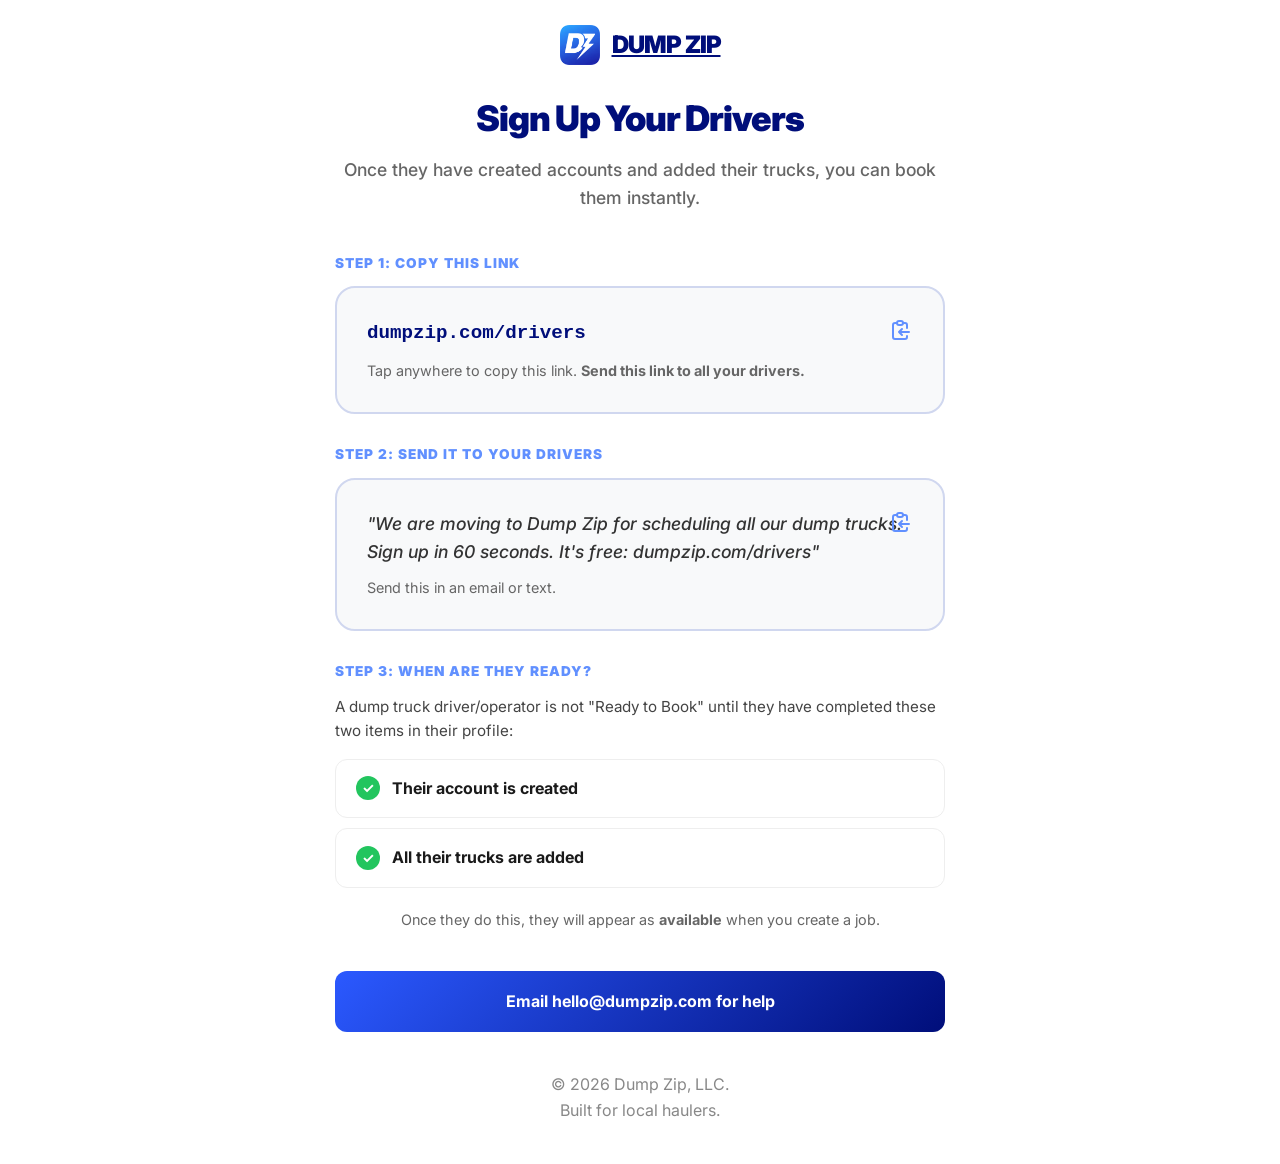
<file: contractors/index.html>
<!DOCTYPE html>
<html lang="en">
<head>
    <meta charset="UTF-8">
    <meta name="viewport" content="width=device-width, initial-scale=1.0">
    <title>Contractor Setup | Dump Zip</title>
    <link rel="preconnect" href="https://fonts.googleapis.com">
    <link rel="preconnect" href="https://fonts.gstatic.com" crossorigin>
    <link href="https://fonts.googleapis.com/css2?family=Inter:wght@400;500;700;900&display=swap" rel="stylesheet">
    <link rel="stylesheet" href="../style.css">
</head>
<body>

<nav>
    <div class="container">
        <a href="../index.html" class="logo dark">
            <img src="../media/logo_transparent_150x150.png" alt="Dump Zip">
            Dump Zip
        </a>
    </div>
</nav>

<div class="container w-narrow" style="text-align: center; padding-top: 0;">
    <header style="margin-bottom: 40px;">
        <h1 style="font-size: 2.2rem; font-weight: 900; color: #000E7A; letter-spacing: -1px; margin-bottom: 10px;">Sign Up Your Drivers</h1>
        <p style="font-size: 1.1rem; color: #666; font-weight: 500;">Once they have created accounts and added their trucks, you can book them instantly.</p>
    </header>

    <!-- STEP 1: THE LINK -->
    <span class="step-label">Step 1: Copy This Link</span>
<div class="instruction-card" onclick="copyText(this, 'https://dumpzip.com/drivers', 'Link copied to clipboard!')">        <svg class="copy-icon" fill="none" stroke="currentColor" viewBox="0 0 24 24" xmlns="http://www.w3.org/2000/svg"><path stroke-linecap="round" stroke-linejoin="round" stroke-width="2" d="M8 5H6a2 2 0 00-2 2v12a2 2 0 002 2h10a2 2 0 002-2v-1M8 5a2 2 0 002 2h2a2 2 0 002-2M8 5a2 2 0 012-2h2a2 2 0 012 2m0 0h2a2 2 0 012 2v3m2 4H10m0 0l3-3m-3 3l3 3"></path></svg>
        <span style="font-family: monospace; font-size: 1.2rem; font-weight: 700; color: #000E7A;">dumpzip.com/drivers</span>
        <p style="margin-top:10px; font-size: 0.9rem; color: #666;">Tap anywhere to copy this link. <strong>Send this link to all your drivers.</strong></p>
    </div>

    <!-- STEP 2: THE SCRIPT -->
    <span class="step-label">Step 2: Send It To Your Drivers</span>
<!-- Fixed Step 2 Line -->
<div class="instruction-card" onclick="copyText(this, 'We are moving to Dump Zip for scheduling all our dump trucks. Sign up in 60 seconds. It\'s free: dumpzip.com/drivers', 'Message copied! Now paste it in your text thread.')">        <svg class="copy-icon" fill="none" stroke="currentColor" viewBox="0 0 24 24" xmlns="http://www.w3.org/2000/svg"><path stroke-linecap="round" stroke-linejoin="round" stroke-width="2" d="M8 5H6a2 2 0 00-2 2v12a2 2 0 002 2h10a2 2 0 002-2v-1M8 5a2 2 0 002 2h2a2 2 0 002-2M8 5a2 2 0 012-2h2a2 2 0 012 2m0 0h2a2 2 0 012 2v3m2 4H10m0 0l3-3m-3 3l3 3"></path></svg>
        <span style="font-size: 1.1rem; font-weight: 500; font-style: italic; color: #333;">"We are moving to Dump Zip for scheduling all our dump trucks. Sign up in 60 seconds. It's free: dumpzip.com/drivers"</span>
        <p style="margin-top:10px; font-size: 0.9rem; color: #666;">Send this in an email or text.</p>
    </div>

    <!-- STEP 3: THE VISUAL GOAL -->
    <span class="step-label">Step 3: When are they ready?</span>
    <p style="margin-bottom: 15px; font-size: 0.95rem; color: #444; text-align: left;">A dump truck driver/operator is not "Ready to Book" until they have completed these two items in their profile:</p>
    
    <div class="status-pill">
        <div class="check-circle">✓</div>
        <span>Their account is created</span>
    </div>
    <div class="status-pill">
        <div class="check-circle">✓</div>
        <span>All their trucks are added</span>
    </div>

    <p style="margin-top: 20px; font-size: 0.9rem; color: #666;">Once they do this, they will appear as <strong>available</strong> when you create a job.</p>

    <a href="mailto:hello@dumpzip.com" class="btn btn-onboarding">Email hello@dumpzip.com for help</a>

    <footer class="light" style="border-top: none;">
        © <script>document.write(new Date().getFullYear());</script> Dump Zip, LLC. <br>
        Built for local haulers.
    </footer>
</div>

<div id="toast">Message Copied!</div>

<script>
    function copyText(card, text, message) {
        const toast = document.getElementById('toast');

        navigator.clipboard.writeText(text).then(() => {
            toast.innerText = message;
            toast.style.display = 'block';
            card.style.borderColor = 'var(--success)'; 
            
            setTimeout(() => {
                toast.style.display = 'none';
                card.style.borderColor = 'var(--border-color)'; 
            }, 2000); 
        }).catch(err => {
            console.error('Failed to copy: ', err);
        });
    }
</script>

</body>
</html>
</file>
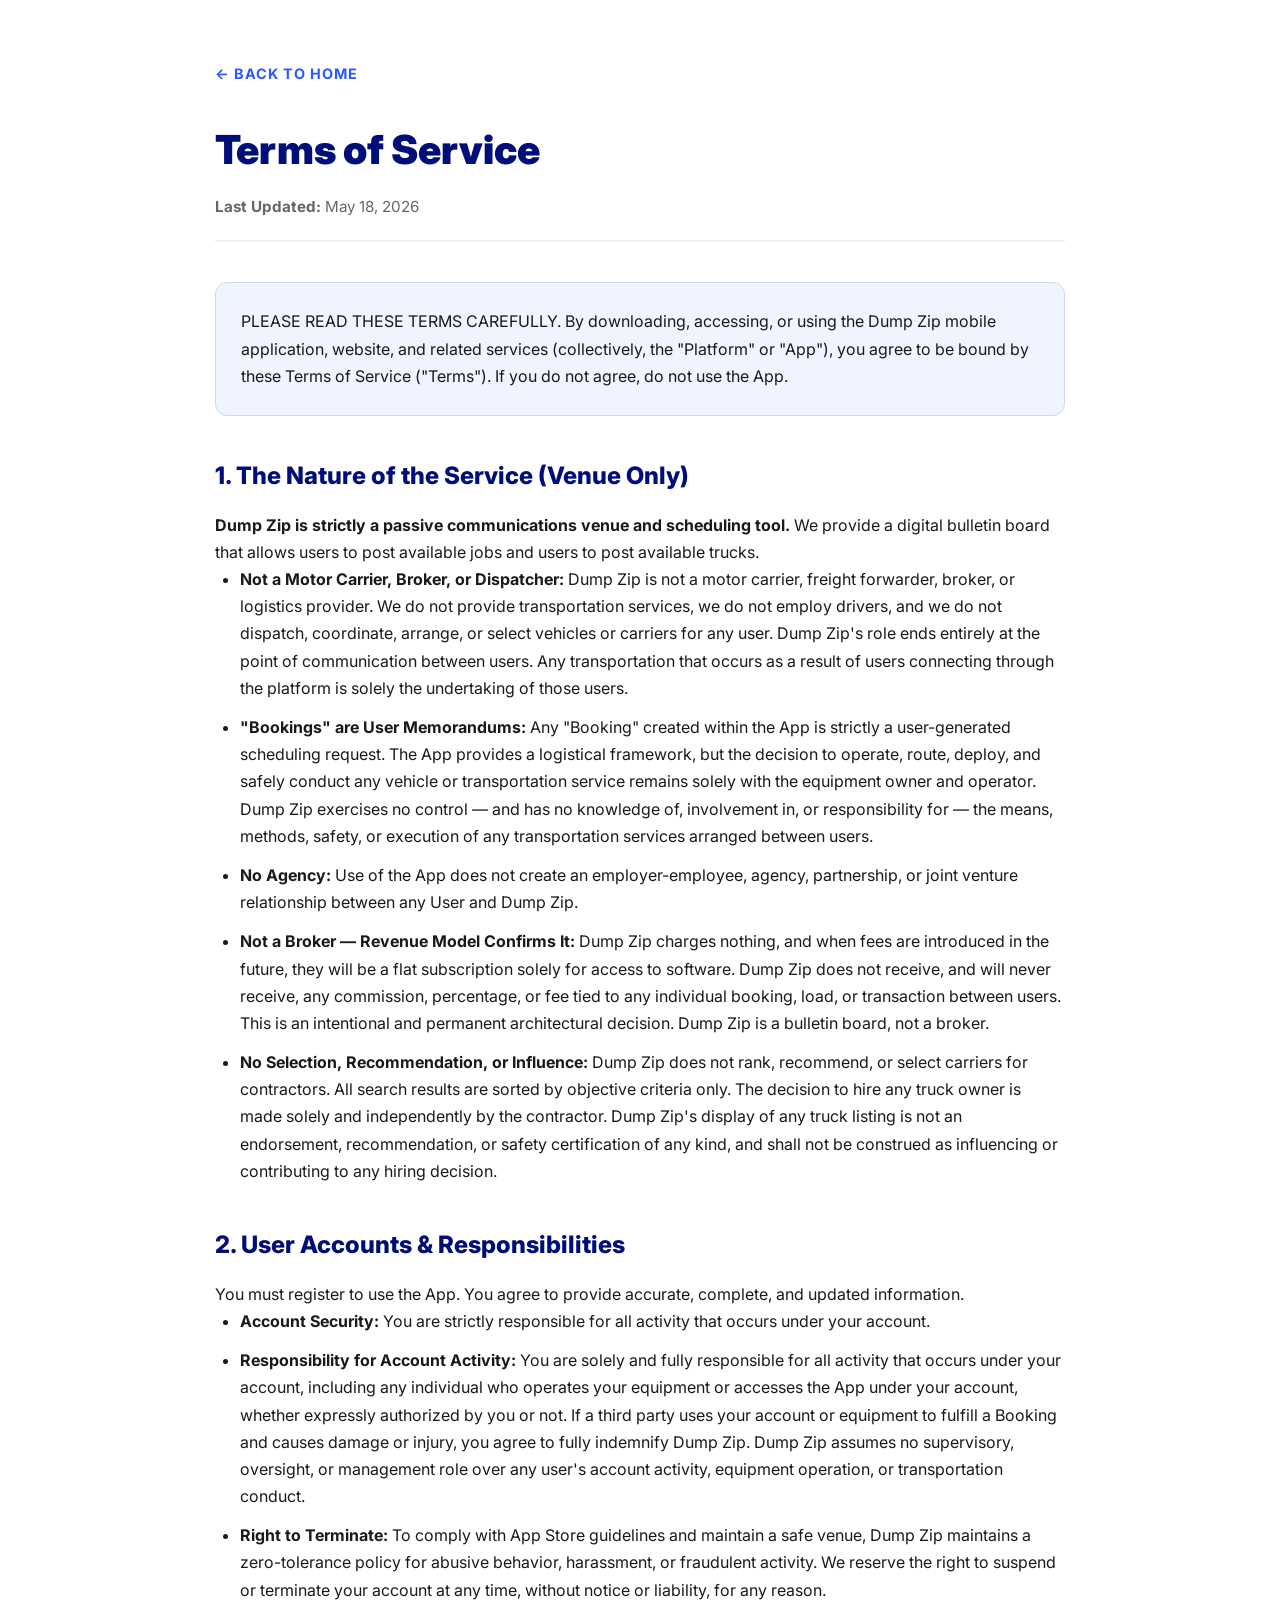
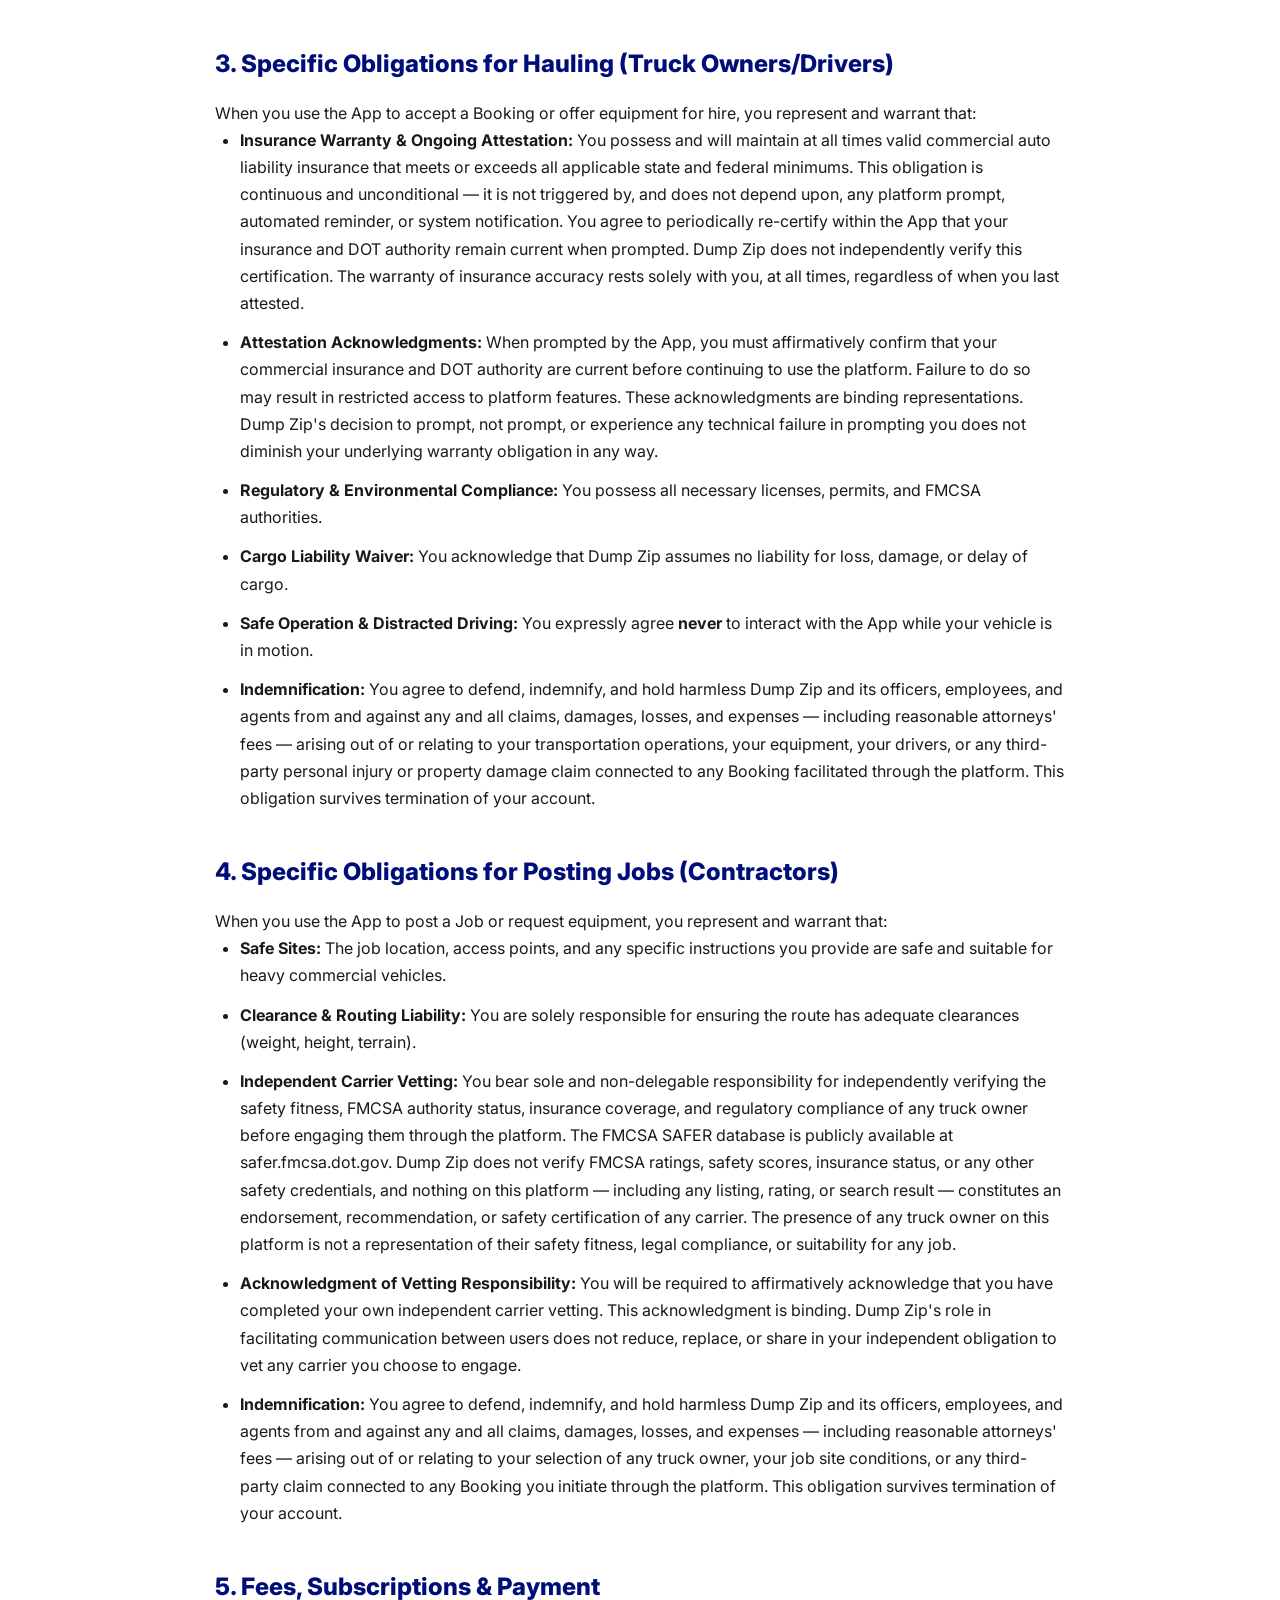
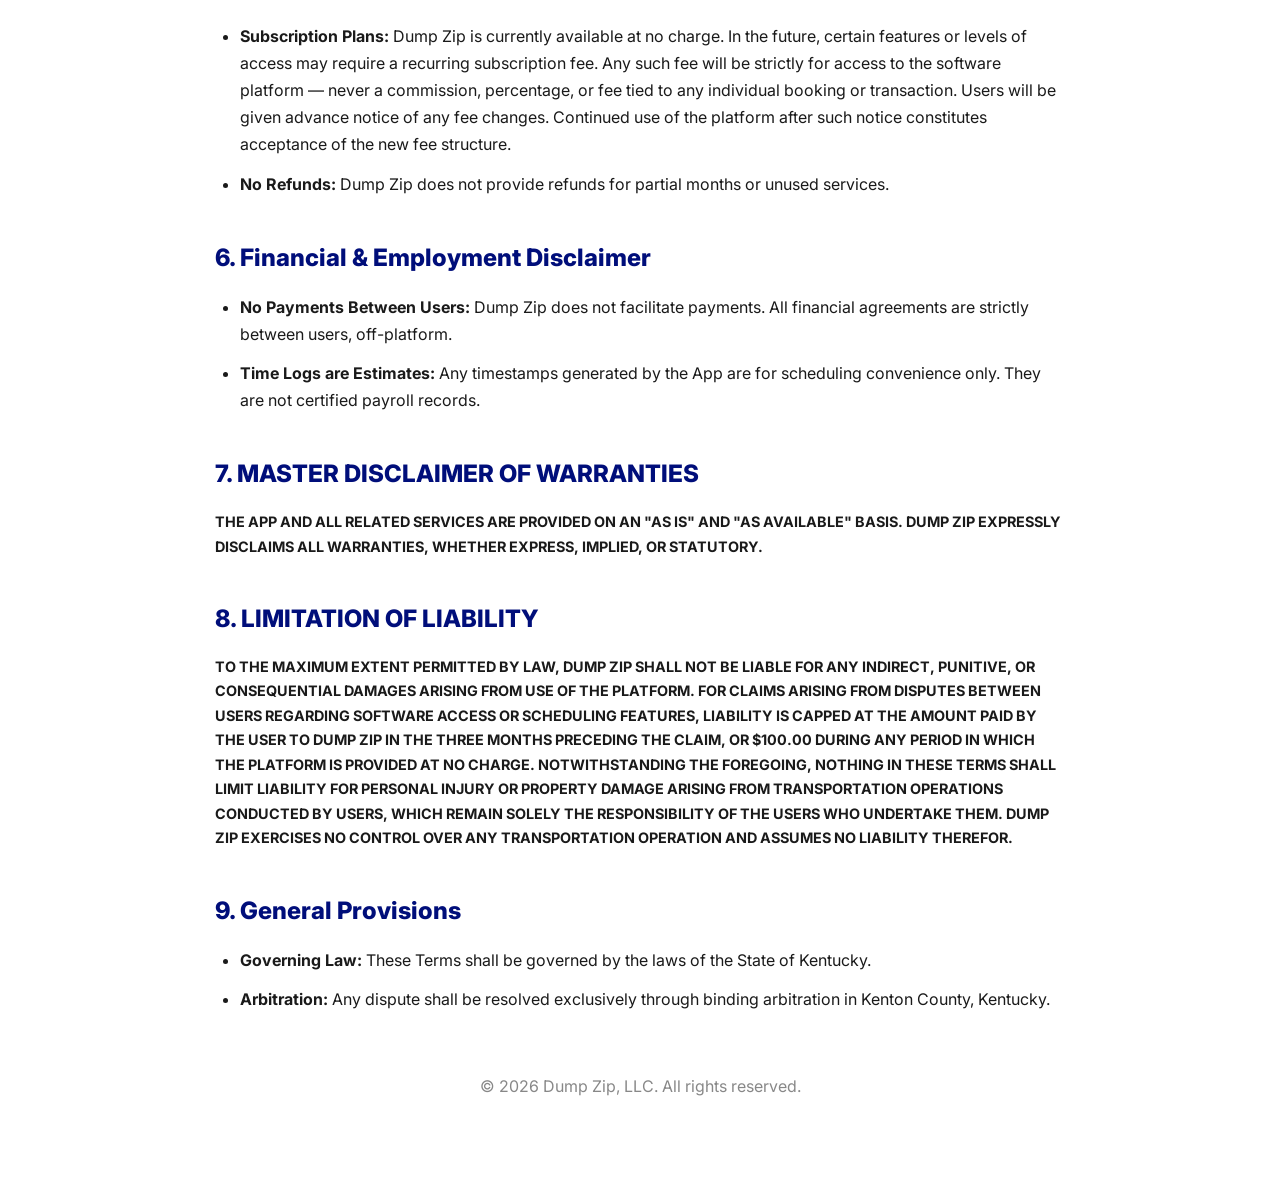
<file: tos/index.html>
<!DOCTYPE html>
<html lang="en">
<head>
    <meta charset="UTF-8">
    <meta name="viewport" content="width=device-width, initial-scale=1.0">
    <title>Terms of Service | Dump Zip</title>
    <link rel="preconnect" href="https://fonts.googleapis.com">
    <link rel="preconnect" href="https://fonts.gstatic.com" crossorigin>
    <link href="https://fonts.googleapis.com/css2?family=Inter:wght@400;600;700;900&display=swap" rel="stylesheet">
    <!-- MASTER CSS REFERENCE -->
    <link rel="stylesheet" href="../style.css">
</head>
<body>

   
    <!-- Use .w-med for Legal content (850px) -->
    <div class="container w-med legal-body">
        <a href="../index.html" class="back-link">← Back to Home</a>
        
        <h1>Terms of Service</h1>
        <p class="last-updated"><strong>Last Updated:</strong> May 18, 2026</p>

        <div class="highlight-box">
            PLEASE READ THESE TERMS CAREFULLY. By downloading, accessing, or using the Dump Zip mobile application, website, and related services (collectively, the "Platform" or "App"), you agree to be bound by these Terms of Service ("Terms"). If you do not agree, do not use the App.
        </div>

        <h2>1. The Nature of the Service (Venue Only)</h2>
        <p><strong>Dump Zip is strictly a passive communications venue and scheduling tool.</strong> We provide a digital bulletin board that allows users to post available jobs and users to post available trucks.</p>
        <ul>
            <li><strong>Not a Motor Carrier, Broker, or Dispatcher:</strong> Dump Zip is not a motor carrier, freight forwarder, broker, or logistics provider. We do not provide transportation services, we do not employ drivers, and we do not dispatch, coordinate, arrange, or select vehicles or carriers for any user. Dump Zip's role ends entirely at the point of communication between users. Any transportation that occurs as a result of users connecting through the platform is solely the undertaking of those users.</li>
            <li><strong>"Bookings" are User Memorandums:</strong> Any "Booking" created within the App is strictly a user-generated scheduling request. The App provides a logistical framework, but the decision to operate, route, deploy, and safely conduct any vehicle or transportation service remains solely with the equipment owner and operator. Dump Zip exercises no control — and has no knowledge of, involvement in, or responsibility for — the means, methods, safety, or execution of any transportation services arranged between users.</li>
            <li><strong>No Agency:</strong> Use of the App does not create an employer-employee, agency, partnership, or joint venture relationship between any User and Dump Zip.</li>
            <li><strong>Not a Broker — Revenue Model Confirms It:</strong> Dump Zip charges nothing, and when fees are introduced in the future, they will be a flat subscription solely for access to software. Dump Zip does not receive, and will never receive, any commission, percentage, or fee tied to any individual booking, load, or transaction between users. This is an intentional and permanent architectural decision. Dump Zip is a bulletin board, not a broker.</li>
            <li><strong>No Selection, Recommendation, or Influence:</strong> Dump Zip does not rank, recommend, or select carriers for contractors. All search results are sorted by objective criteria only. The decision to hire any truck owner is made solely and independently by the contractor. Dump Zip's display of any truck listing is not an endorsement, recommendation, or safety certification of any kind, and shall not be construed as influencing or contributing to any hiring decision.</li>
        </ul>

        <h2>2. User Accounts & Responsibilities</h2>
        <p>You must register to use the App. You agree to provide accurate, complete, and updated information.</p>
        <ul>
            <li><strong>Account Security:</strong> You are strictly responsible for all activity that occurs under your account.</li>
            <li><strong>Responsibility for Account Activity:</strong> You are solely and fully responsible for all activity that occurs under your account, including any individual who operates your equipment or accesses the App under your account, whether expressly authorized by you or not. If a third party uses your account or equipment to fulfill a Booking and causes damage or injury, you agree to fully indemnify Dump Zip. Dump Zip assumes no supervisory, oversight, or management role over any user's account activity, equipment operation, or transportation conduct.</li>
            <li><strong>Right to Terminate:</strong> To comply with App Store guidelines and maintain a safe venue, Dump Zip maintains a zero-tolerance policy for abusive behavior, harassment, or fraudulent activity. We reserve the right to suspend or terminate your account at any time, without notice or liability, for any reason.</li>
        </ul>

        <h2>3. Specific Obligations for Hauling (Truck Owners/Drivers)</h2>
        <p>When you use the App to accept a Booking or offer equipment for hire, you represent and warrant that:</p>
        <ul>
            <li><strong>Insurance Warranty & Ongoing Attestation:</strong> You possess and will maintain at all times valid commercial auto liability insurance that meets or exceeds all applicable state and federal minimums. This obligation is continuous and unconditional — it is not triggered by, and does not depend upon, any platform prompt, automated reminder, or system notification. You agree to periodically re-certify within the App that your insurance and DOT authority remain current when prompted. Dump Zip does not independently verify this certification. The warranty of insurance accuracy rests solely with you, at all times, regardless of when you last attested.</li>
            <li><strong>Attestation Acknowledgments:</strong> When prompted by the App, you must affirmatively confirm that your commercial insurance and DOT authority are current before continuing to use the platform. Failure to do so may result in restricted access to platform features. These acknowledgments are binding representations. Dump Zip's decision to prompt, not prompt, or experience any technical failure in prompting you does not diminish your underlying warranty obligation in any way.</li>
            <li><strong>Regulatory & Environmental Compliance:</strong> You possess all necessary licenses, permits, and FMCSA authorities.</li>
            <li><strong>Cargo Liability Waiver:</strong> You acknowledge that Dump Zip assumes no liability for loss, damage, or delay of cargo.</li>
            <li><strong>Safe Operation & Distracted Driving:</strong> You expressly agree <strong>never</strong> to interact with the App while your vehicle is in motion.</li>
			<li><strong>Indemnification:</strong> You agree to defend, indemnify, and hold harmless Dump Zip and its officers, employees, and agents from and against any and all claims, damages, losses, and expenses — including reasonable attorneys' fees — arising out of or relating to your transportation operations, your equipment, your drivers, or any third-party personal injury or property damage claim connected to any Booking facilitated through the platform. This obligation survives termination of your account.

</li>
		</ul>

        <h2>4. Specific Obligations for Posting Jobs (Contractors)</h2>
        <p>When you use the App to post a Job or request equipment, you represent and warrant that:</p>
        <ul>
            <li><strong>Safe Sites:</strong> The job location, access points, and any specific instructions you provide are safe and suitable for heavy commercial vehicles.</li>
            <li><strong>Clearance & Routing Liability:</strong> You are solely responsible for ensuring the route has adequate clearances (weight, height, terrain).</li>
            <li><strong>Independent Carrier Vetting:</strong> You bear sole and non-delegable responsibility for independently verifying the safety fitness, FMCSA authority status, insurance coverage, and regulatory compliance of any truck owner before engaging them through the platform. The FMCSA SAFER database is publicly available at safer.fmcsa.dot.gov. Dump Zip does not verify FMCSA ratings, safety scores, insurance status, or any other safety credentials, and nothing on this platform — including any listing, rating, or search result — constitutes an endorsement, recommendation, or safety certification of any carrier. The presence of any truck owner on this platform is not a representation of their safety fitness, legal compliance, or suitability for any job.</li>
            <li><strong>Acknowledgment of Vetting Responsibility:</strong> You will be required to affirmatively acknowledge that you have completed your own independent carrier vetting. This acknowledgment is binding. Dump Zip's role in facilitating communication between users does not reduce, replace, or share in your independent obligation to vet any carrier you choose to engage.</li>
			<li><strong>Indemnification:</strong> You agree to defend, indemnify, and hold harmless Dump Zip and its officers, employees, and agents from and against any and all claims, damages, losses, and expenses — including reasonable attorneys' fees — arising out of or relating to your selection of any truck owner, your job site conditions, or any third-party claim connected to any Booking you initiate through the platform. This obligation survives termination of your account.</li>
		</ul>

        <h2>5. Fees, Subscriptions & Payment</h2>
        <ul>
            <li><strong>Subscription Plans:</strong> Dump Zip is currently available at no charge. In the future, certain features or levels of access may require a recurring subscription fee. Any such fee will be strictly for access to the software platform — never a commission, percentage, or fee tied to any individual booking or transaction. Users will be given advance notice of any fee changes. Continued use of the platform after such notice constitutes acceptance of the new fee structure.</li>
            <li><strong>No Refunds:</strong> Dump Zip does not provide refunds for partial months or unused services.</li>
        </ul>

        <h2>6. Financial & Employment Disclaimer</h2>
        <ul>
            <li><strong>No Payments Between Users:</strong> Dump Zip does not facilitate payments. All financial agreements are strictly between users, off-platform.</li>
            <li><strong>Time Logs are Estimates:</strong> Any timestamps generated by the App are for scheduling convenience only. They are not certified payroll records.</li>
        </ul>

        <h2>7. MASTER DISCLAIMER OF WARRANTIES</h2>
        <p class="all-caps">THE APP AND ALL RELATED SERVICES ARE PROVIDED ON AN "AS IS" AND "AS AVAILABLE" BASIS. DUMP ZIP EXPRESSLY DISCLAIMS ALL WARRANTIES, WHETHER EXPRESS, IMPLIED, OR STATUTORY.</p>

        <h2>8. LIMITATION OF LIABILITY</h2>
        <p class="all-caps">TO THE MAXIMUM EXTENT PERMITTED BY LAW, DUMP ZIP SHALL NOT BE LIABLE FOR ANY INDIRECT, PUNITIVE, OR CONSEQUENTIAL DAMAGES ARISING FROM USE OF THE PLATFORM. FOR CLAIMS ARISING FROM DISPUTES BETWEEN USERS REGARDING SOFTWARE ACCESS OR SCHEDULING FEATURES, LIABILITY IS CAPPED AT THE AMOUNT PAID BY THE USER TO DUMP ZIP IN THE THREE MONTHS PRECEDING THE CLAIM, OR $100.00 DURING ANY PERIOD IN WHICH THE PLATFORM IS PROVIDED AT NO CHARGE. NOTWITHSTANDING THE FOREGOING, NOTHING IN THESE TERMS SHALL LIMIT LIABILITY FOR PERSONAL INJURY OR PROPERTY DAMAGE ARISING FROM TRANSPORTATION OPERATIONS CONDUCTED BY USERS, WHICH REMAIN SOLELY THE RESPONSIBILITY OF THE USERS WHO UNDERTAKE THEM. DUMP ZIP EXERCISES NO CONTROL OVER ANY TRANSPORTATION OPERATION AND ASSUMES NO LIABILITY THEREFOR.</p>

        <h2>9. General Provisions</h2>
        <ul>
            <li><strong>Governing Law:</strong> These Terms shall be governed by the laws of the State of Kentucky.</li>
            <li><strong>Arbitration:</strong> Any dispute shall be resolved exclusively through binding arbitration in Kenton County, Kentucky.</li>
        </ul>

        <footer style="background: transparent; color: #888; padding: 40px 0;">
            © <script>document.write(new Date().getFullYear());</script> Dump Zip, LLC. All rights reserved.
        </footer>
    </div>


</body>
</html>
</file>
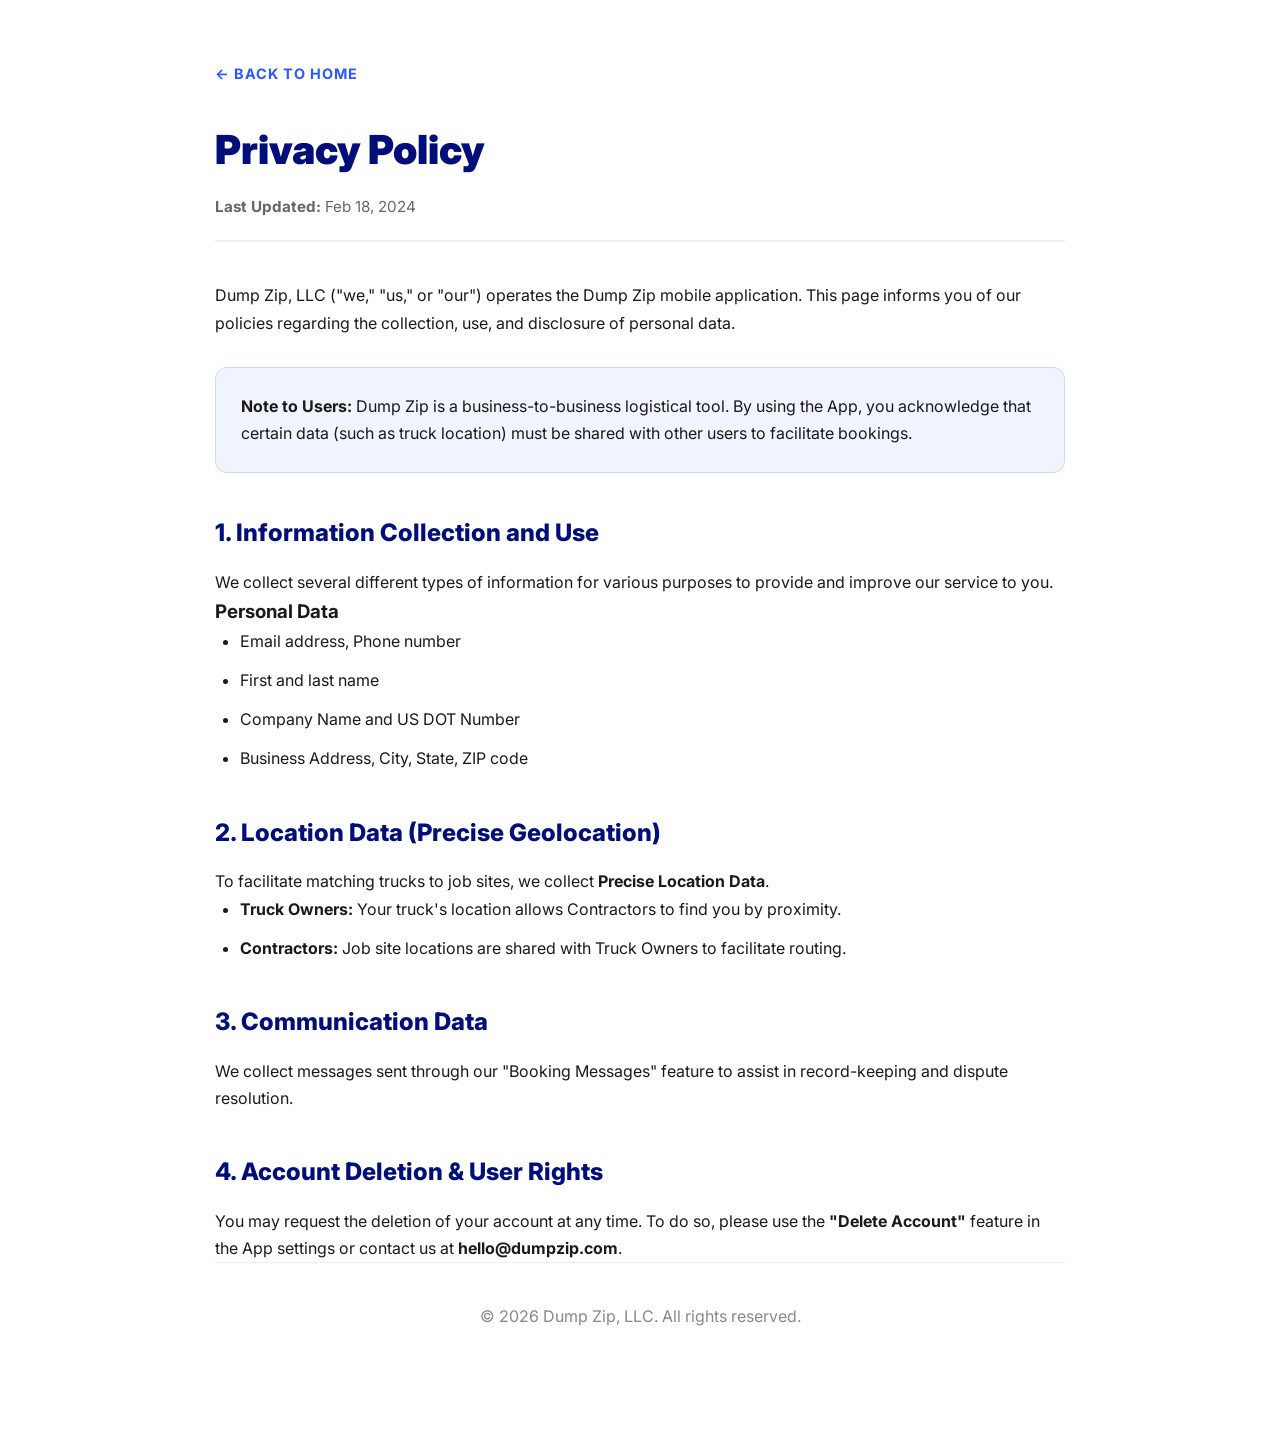
<file: privacy.html>
<!DOCTYPE html>
<html lang="en">
<head>
    <meta charset="UTF-8">
    <meta name="viewport" content="width=device-width, initial-scale=1.0">
    <title>Privacy Policy | Dump Zip</title>
    <link rel="preconnect" href="https://fonts.googleapis.com">
    <link rel="preconnect" href="https://fonts.gstatic.com" crossorigin>
    <link href="https://fonts.googleapis.com/css2?family=Inter:wght@400;600;700;900&display=swap" rel="stylesheet">
    <link rel="stylesheet" href="style.css">
</head>
<body>

    <div class="container w-med legal-body">
        <a href="index.html" class="back-link">← Back to Home</a>
        
        <h1>Privacy Policy</h1>
        <p class="last-updated"><strong>Last Updated:</strong> Feb 18, 2024</p>

        <p>Dump Zip, LLC ("we," "us," or "our") operates the Dump Zip mobile application. This page informs you of our policies regarding the collection, use, and disclosure of personal data.</p>

        <div class="highlight-box">
            <strong>Note to Users:</strong> Dump Zip is a business-to-business logistical tool. By using the App, you acknowledge that certain data (such as truck location) must be shared with other users to facilitate bookings.
        </div>

        <h2>1. Information Collection and Use</h2>
        <p>We collect several different types of information for various purposes to provide and improve our service to you.</p>
        
        <h3>Personal Data</h3>
        <ul>
            <li>Email address, Phone number</li>
            <li>First and last name</li>
            <li>Company Name and US DOT Number</li>
            <li>Business Address, City, State, ZIP code</li>
        </ul>

        <h2>2. Location Data (Precise Geolocation)</h2>
        <p>To facilitate matching trucks to job sites, we collect <strong>Precise Location Data</strong>.</p>
        <ul>
            <li><strong>Truck Owners:</strong> Your truck's location allows Contractors to find you by proximity.</li>
            <li><strong>Contractors:</strong> Job site locations are shared with Truck Owners to facilitate routing.</li>
        </ul>

        <h2>3. Communication Data</h2>
        <p>We collect messages sent through our "Booking Messages" feature to assist in record-keeping and dispute resolution.</p>

        <h2>4. Account Deletion & User Rights</h2>
        <p>You may request the deletion of your account at any time. To do so, please use the <strong>"Delete Account"</strong> feature in the App settings or contact us at <strong>hello@dumpzip.com</strong>.</p>

        <footer class="light">
            © <script>document.write(new Date().getFullYear());</script> Dump Zip, LLC. All rights reserved.
        </footer>
    </div>

</body>
</html>
</file>
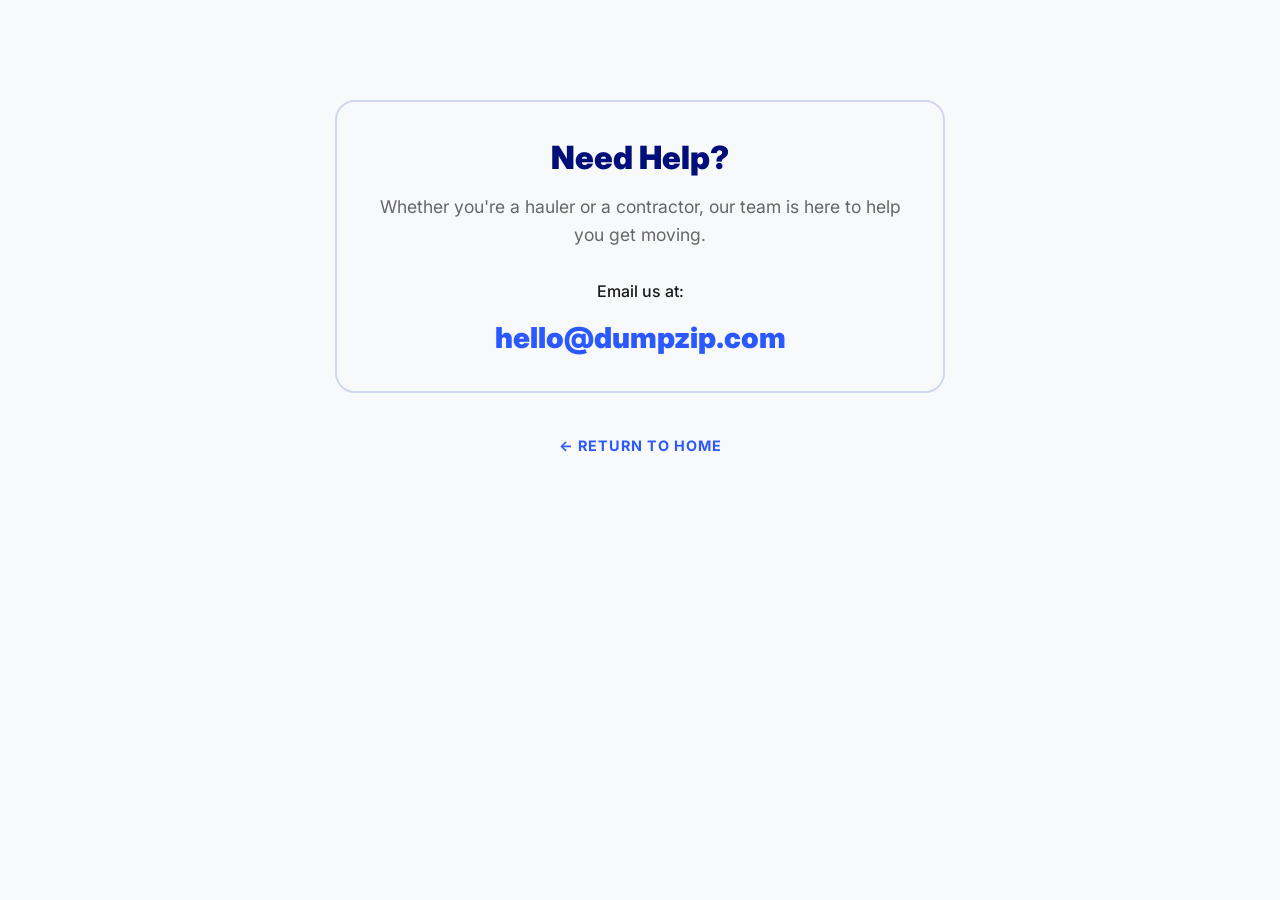
<file: support.html>
<!DOCTYPE html>
<html lang="en">
<head>
    <meta charset="UTF-8">
    <meta name="viewport" content="width=device-width, initial-scale=1.0">
    <title>Support | Dump Zip</title>
    <link rel="preconnect" href="https://fonts.googleapis.com">
    <link rel="preconnect" href="https://fonts.gstatic.com" crossorigin>
    <link href="https://fonts.googleapis.com/css2?family=Inter:wght@400;700&display=swap" rel="stylesheet">
    <link rel="stylesheet" href="style.css">
</head>
<body style="background-color: var(--card-bg);">

    <div class="container w-narrow" style="padding-top: 100px; text-align: center;">
        <div class="instruction-card" style="cursor: default; text-align: center;">
            <h1 style="color: #000E7A; margin-bottom: 10px; font-weight: 900;">Need Help?</h1>
            <p style="color: #666; font-size: 1.1rem; margin-bottom: 30px;">Whether you're a hauler or a contractor, our team is here to help you get moving.</p>
            
            <p style="font-weight: 500; margin-bottom: 10px;">Email us at:</p>
            <a href="mailto:hello@dumpzip.com" style="font-size: 1.8rem; color: #2b59ff; font-weight: 900; text-decoration: none;">hello@dumpzip.com</a>
        </div>

        <div style="margin-top: 40px;">
            <a href="index.html" class="back-link">← Return to Home</a>
        </div>
    </div>

</body>
</html>
</file>
<file: style.css>
/* --- 1. DESIGN TOKENS --- */
:root {
    --primary-gradient: linear-gradient(135deg, #2b59ff 0%, #000E7A 100%);
    --white: #ffffff;
    --text-dark: #1a1a1a;
    --text-light: #f0f0f0;
    --accent: #6190FF;
    --card-bg: #f8f9fa;
    --success: #22c55e;
    --danger: #ef4444;
    --border-color: #d0d7ef;
    --shadow: 0 10px 30px rgba(0,0,0,0.1);
}

/* --- 2. GLOBAL RESET & BASE --- */
/* These must stay at the TOP so classes can override them */
* { margin: 0; padding: 0; box-sizing: border-box; }

/* Structural lists (Nav/Footers) must be clean by default */
ul { list-style: none; padding: 0; margin: 0; }

body {
    font-family: 'Inter', sans-serif;
    line-height: 1.6;
    color: var(--text-dark);
    background-color: var(--white);
    overflow-x: hidden;
    overflow-wrap: break-word; 
}

/* --- 3. GLOBAL NARRATIVE LISTS --- */
/* This section intentionally overrides the 'ul' reset above for text-heavy content */
.narrative ul, 
.legal-body ul { 
    margin-bottom: 20px; 
    padding-left: 25px; 
    list-style-type: disc; 
}

.narrative li, 
.legal-body li { 
    margin-bottom: 12px; 
    display: list-item; 
}

/* --- 4. LAYOUT CONTAINERS --- */
.container { width: 100%; margin: 0 auto; padding: 0 20px; }
.w-wide { max-width: 1200px; }   /* Home/Marketing Grid */
.w-med { max-width: 850px; }    /* Legal / Terms of Service */
.w-narrow { max-width: 650px; } /* Onboarding / Support / Tools */

/* --- 5. NAVIGATION & LOGO --- */
nav { padding: 25px 0; width: 100%; z-index: 100; text-align: center; }
nav.abs { position: absolute; background: transparent; }

.logo {
    font-weight: 900; font-size: 1.8rem; color: var(--white);
    text-transform: uppercase; letter-spacing: -1px;
    display: flex; align-items: center; justify-content: center; gap: 12px;
}
.logo img { width: 40px; height: 40px; object-fit: contain; }
.logo.dark { color: #000E7A; font-size: 1.5rem; }

/* --- 6. HERO SECTION (Landing Page) --- */
.hero {
    background: var(--primary-gradient); color: var(--white);
    padding: 140px 0 100px; text-align: center;
    position: relative; overflow: hidden;
    display: flex; align-items: center; min-height: 650px;
}
.floating-pill {
    position: absolute; padding: 16px 32px; border-radius: 100px;
    font-weight: 700; font-size: 1.1rem; white-space: nowrap;
    box-shadow: 0 30px 60px rgba(0,0,0,0.4); pointer-events: none; z-index: 5;
    display: flex; align-items: center; gap: 12px;
}
.pill-green { background: var(--success); color: white; }
.pill-blue { background: rgba(97, 144, 255, 0.45); color: white; border: 1.5px solid rgba(255,255,255,0.2); }
.pill-glass { background: rgba(255, 255, 255, 0.12); color: white; border: 1.5px solid rgba(255, 255, 255, 0.2); }

/* Placement for Pills */
.p-1 { top: 15%; left: 15%; transform: rotate(-8deg); }
.p-2 { top: 20%; right: 12%; transform: rotate(6deg); filter: blur(2px); opacity: 0.6; }
.p-3 { bottom: 15%; left: 18%; transform: rotate(4deg); }
.p-4 { bottom: 12%; right: 18%; transform: rotate(-6deg); }
.p-5 { top: 48%; left: 8%; transform: rotate(-4deg); filter: blur(3px); opacity: 0.5; }
.p-6 { top: 40%; right: 6%; transform: rotate(10deg); }
.p-7 { top: 8%; left: 42%; transform: rotate(-2deg); filter: blur(4px); opacity: 0.4; }

.legibility-shield {
    position: absolute;
    top: 50%;
    left: 50%;
    transform: translate(-50%, -50%);
    width: 120%; 
    height: 100%;
    z-index: 8;
    pointer-events: none;
    backdrop-filter: blur(25px);
    -webkit-backdrop-filter: blur(25px);
    -webkit-mask-image: radial-gradient(circle, black 20%, transparent 70%);
    mask-image: radial-gradient(circle, black 20%, transparent 70%);
    background: radial-gradient(circle, rgba(0, 5, 46, 0.4) 0%, transparent 70%);
}
.hero-text-content {
    position: relative;
    z-index: 20;
    max-width: 1100px;
    margin: 0 auto;
}
.hero-h1 { font-size: clamp(3rem, 10vw, 7.5rem); font-weight: 900; line-height: 1; letter-spacing: -4px; margin-bottom: 25px; text-shadow: 0 10px 30px rgba(0,0,0,0.3); }
.hero-h2 { font-size: clamp(1.2rem, 3vw, 2.2rem); font-weight: 500; margin-bottom: 60px; letter-spacing: -0.5px; }

/* --- 7. MARKETING BLOCKS --- */
.location-bar { background: #f0f4ff; padding: 20px; text-align: center; font-weight: 700; color: #000E7A; text-transform: uppercase; letter-spacing: 1px; border-bottom: 1px solid #d0d7ef; }

.promise { background: var(--white); padding: 80px 0; border-bottom: 1px solid #eee; }
.promise-grid { display: grid; grid-template-columns: repeat(4, 1fr); gap: 30px; align-items: flex-start; }
.promise-card { text-align: center; padding: 10px; }
.promise-icon { width: 56px; height: 56px; margin: 0 auto 20px auto; color: var(--accent); background: rgba(97, 144, 255, 0.1); padding: 14px; border-radius: 16px; display: block; }
.promise h3 { font-size: 1.25rem; font-weight: 900; margin-bottom: 12px; color: #000E7A; }
.promise p { font-size: 0.95rem; opacity: 0.8; color: #444; }

.features { padding: 100px 0; background-color: var(--card-bg); }
.feature-row { display: flex; align-items: center; gap: 60px; margin-bottom: 120px; }
.feature-row.reverse { flex-direction: row-reverse; }
.feature-text { flex: 1; }
.feature-text h2 { font-size: 2.5rem; font-weight: 900; color: #000E7A; margin-bottom: 20px; }
.feature-text p { font-size: 1.2rem; margin-bottom: 25px; }
.feature-text li { margin-bottom: 15px; padding-left: 30px; position: relative; font-weight: 500; }
.feature-text li::before { content: '✓'; position: absolute; left: 0; color: var(--accent); font-weight: 900; font-size: 1.2rem; }

.feature-video { flex: 0 0 320px; position: relative; }
.phone-frame { background: #fff; padding: 12px; border-radius: 20px; box-shadow: 0 25px 50px -12px rgba(0, 0, 0, 0.15); border: 2px solid #e5e7eb; }
.video-container { width: 100%; border-radius: 10px; overflow: hidden; background: #eee; aspect-ratio: 9/16; display: block; }
.video-container video { width: 100%; height: 100%; object-fit: cover; }

.proof-section { padding: 100px 0; background: var(--white); border-top: 1px solid #eee; }
.proof-grid { display: grid; grid-template-columns: 1fr 1.2fr; gap: 60px; align-items: center; }
.proof-image img { width: 100%; filter: drop-shadow(0 30px 50px rgba(0,0,0,0.3)); transition: transform 0.3s ease; }
.proof-text h2 { font-size: 2.2rem; font-weight: 900; margin-bottom: 20px; color: #000E7A; }

/* Contextual setup links on homepage */
.setup-link {
    display: inline-block;
    margin-top: 20px;
    color: var(--primary-gradient);
    font-weight: 900;
    text-decoration: none;
    font-size: 1rem;
    border-bottom: 2px solid transparent;
    transition: all 0.2s;
    background: #eef2ff;
    padding: 10px 18px;
    border-radius: 8px;
}

.setup-link:hover {
    background: #dbeafe;
    transform: translateX(5px);
}

/* --- 8. BUTTONS --- */
.btn { padding: 18px 32px; border-radius: 12px; text-decoration: none; font-weight: 700; font-size: 1rem; transition: transform 0.2s; text-align: center; display: inline-block; }
.btn-primary { background: var(--white); color: #000E7A; box-shadow: 0 10px 30px rgba(0,0,0,0.2); }
.btn-secondary { background: rgba(255,255,255,0.1); color: var(--white); border: 1px solid rgba(255,255,255,0.3); backdrop-filter: blur(10px); }
.btn-onboarding { background: var(--primary-gradient); color: white; width: 100%; margin-top: 40px; }
.btn:hover { transform: translateY(-3px); }

/* --- 9. ONBOARDING & TOOL-KIT CARDS --- */
.step-label { font-weight: 900; text-transform: uppercase; font-size: 0.85rem; color: var(--accent); letter-spacing: 1px; margin-bottom: 12px; display: block; text-align: left; }
.instruction-card { 
    background: var(--card-bg); 
    border: 2px solid var(--border-color); 
    border-radius: 20px; 
    padding: 30px; 
    margin-bottom: 30px; 
    position: relative;
    cursor: pointer;
    transition: all 0.2s ease;
    text-align: left;
}
.instruction-card:hover { border-color: var(--accent); background: #f0f4ff; }
.copy-icon { position: absolute; top: 30px; right: 30px; color: var(--accent); width: 24px; height: 24px; }

.status-pill { 
    display: flex; align-items: center; gap: 12px; background: #fff; padding: 16px 20px; 
    border-radius: 12px; border: 1.5px solid #eee; font-weight: 700; margin-bottom: 10px;
}
.check-circle { width: 24px; height: 24px; background: var(--success); color: white; border-radius: 50%; display: flex; align-items: center; justify-content: center; font-size: 14px; }

/* --- 10. LEGAL & POLICY STYLES --- */
.legal-body { line-height: 1.7; padding: 60px 0; }
.legal-body h1 { font-size: 2.5rem; font-weight: 900; color: #000E7A; margin-bottom: 10px; }
.legal-body h2 { font-size: 1.5rem; font-weight: 800; color: #000E7A; margin-top: 40px; margin-bottom: 15px; }
.last-updated { color: #666; font-size: 0.95rem; margin-bottom: 40px; border-bottom: 2px solid #f0f0f0; padding-bottom: 20px; }
.highlight-box { background-color: #f0f4ff; border-radius: 12px; padding: 25px; margin: 30px 0; border: 1px solid #d0d7ef; }
.back-link { display: inline-block; margin-bottom: 30px; color: #2b59ff; text-decoration: none; font-weight: 700; font-size: 0.9rem; text-transform: uppercase; letter-spacing: 1px; }
.all-caps { font-size: 0.9rem; font-weight: 700; text-transform: uppercase; }

/* --- 11. WAITLIST FORMS --- */
#signupForm {
    max-width: 450px; margin: 0 auto 20px auto; padding: 40px;
    background: rgba(255, 255, 255, 0.05); border: 1px solid rgba(255, 255, 255, 0.1);
    border-radius: 20px; backdrop-filter: blur(12px); -webkit-backdrop-filter: blur(12px); text-align: center;
}
#signupForm h3 { font-size: 1.5rem; font-weight: 900; margin-bottom: 10px; color: var(--white); letter-spacing: -0.5px; }
#signupForm p { font-size: 0.95rem; color: rgba(255, 255, 255, 0.7); margin-bottom: 25px; }
#signupForm input[type="email"] {
    width: 100%; padding: 18px 20px; border: 1.5px solid rgba(255, 255, 255, 0.15);
    border-radius: 12px; background-color: rgba(0, 0, 0, 0.2); color: var(--white); font-size: 1rem; margin-bottom: 15px;
}
#signupForm button[type="submit"] {
    width: 100%; padding: 18px; border-radius: 12px; background: var(--accent); color: var(--white);
    font-weight: 700; font-size: 1rem; border: none; cursor: pointer; transition: all 0.2s;
}

/* --- 12. FOOTERS --- */
footer { background: #00052e; color: var(--white); padding: 80px 0; text-align: center; }
footer h2 { font-size: 2.5rem; margin-bottom: 30px; font-weight: 900; }
footer.light { background: transparent; color: #888; padding: 40px 0; border-top: 1px solid #eee; }

/* --- 13. FEEDBACK UI --- */
#toast { 
    position: fixed; bottom: 30px; left: 50%; transform: translateX(-50%); 
    background: #000E7A; color: white; padding: 12px 24px; border-radius: 50px; 
    font-weight: 700; display: none; z-index: 1000; box-shadow: var(--shadow);
}

/* --- 14. MOBILE RESPONSIVENESS --- */
@media (max-width: 1024px) { .promise-grid { grid-template-columns: repeat(2, 1fr); gap: 40px; } }
@media (max-width: 900px) {
    .floating-pill, .legibility-shield { display: none; }
    .hero { min-height: auto; padding: 80px 0; }
    .hero-h1 { font-size: 3.5rem; }
    .feature-row, .feature-row.reverse { flex-direction: column; text-align: center; gap: 40px; margin-bottom: 80px; }
    .proof-grid { grid-template-columns: 1fr; text-align: center; gap: 40px; }
}
@media (max-width: 600px) { .promise-grid { grid-template-columns: 1fr; } .btn { width: 100%; } }

/* --- FINAL DRIVER SETUP OVERRIDES --- */

.driver-onboarding .instruction-card {
    background: #fff;
    border: 1px solid var(--border-color);
    border-radius: 24px;
    margin-bottom: 30px;
    padding: 40px;
    box-shadow: 0 4px 20px rgba(0, 14, 122, 0.05);
    /* Resets global .instruction-card { cursor: pointer } to browser default */
    cursor: auto; 
}

.driver-onboarding .instruction-flex {
    display: flex;
    justify-content: space-between;
    align-items: flex-start;
    gap: 40px;
}

.driver-onboarding .instruction-text {
    flex: 1;
}

/* Image Constraint */
.driver-onboarding .instruction-image {
    flex: 0 0 320px;
    max-width: 320px;
}

.ui-screenshot {
    border-radius: 12px;
    box-shadow: 0 10px 40px rgba(0, 14, 122, 0.12);
    overflow: hidden;
    border: 1px solid #eee;
}

.ui-screenshot img {
    width: 100%;
    height: auto;
    display: block;
}

/* Step Circle & Headers */
.driver-onboarding .step-header {
    display: flex;
    gap: 20px;
    margin-bottom: 0;
}

.driver-onboarding .step-circle {
    background: #000E7A;
    color: #fff;
    width: 44px;
    height: 44px;
    border-radius: 50%;
    display: flex;
    align-items: center;
    justify-content: center;
    font-weight: 900;
    font-size: 1.2rem;
    flex-shrink: 0;
}

.driver-onboarding .step-title-group h2 {
    font-size: 1.6rem;
    font-weight: 900;
    margin-bottom: 5px;
    color: #000E7A;
}

/* Button Group Alignment */
.driver-onboarding .setup-btn-group {
    display: flex;
    gap: 12px;
    margin-top: 25px;
    flex-wrap: wrap;
}

.btn-store {
    background: #000;
    color: #fff;
    padding: 12px 24px;
    border-radius: 10px;
    text-decoration: none;
    font-weight: 700;
    display: inline-flex;
    align-items: center;
    justify-content: center;
    gap: 12px;
    min-width: 170px;
}

.store-icon {
    height: 22px !important;
    width: auto !important;
    flex-shrink: 0;
}

.plus-highlight {
    display: inline-flex;
    align-items: center;
    justify-content: center;
    background: #007BFF;
    color: #fff;
    width: 26px;
    height: 26px;
    border-radius: 50%;
    font-weight: 900;
    margin: 0 4px;
}

.sub-narrative {
    margin-top: 15px;
    padding-left: 64px;
    color: #888;
    font-size: 0.95rem;
}

/* Success Footer */
.success-footer {
    text-align: center;
    padding: 50px;
    background: #f0fdf4;
    border: 2px dashed #22c55e;
    border-radius: 30px;
    margin: 40px 0;
}

.success-icon {
    width: 60px;
    height: 60px;
    background: #22c55e;
    color: #fff;
    border-radius: 50%;
    display: flex;
    align-items: center;
    justify-content: center;
    font-size: 30px;
    font-weight: 900;
    margin: 0 auto 20px;
}

/* Mobile Responsive */
@media (max-width: 850px) {
    .driver-onboarding .instruction-flex {
        flex-direction: column;
    }
    .driver-onboarding .instruction-image {
        flex: 0 0 auto;
        width: 100%;
        max-width: 100%;
        margin-top: 20px;
    }
    .sub-narrative { padding-left: 0; }
    .btn-store { width: 100%; }
}
</file>
